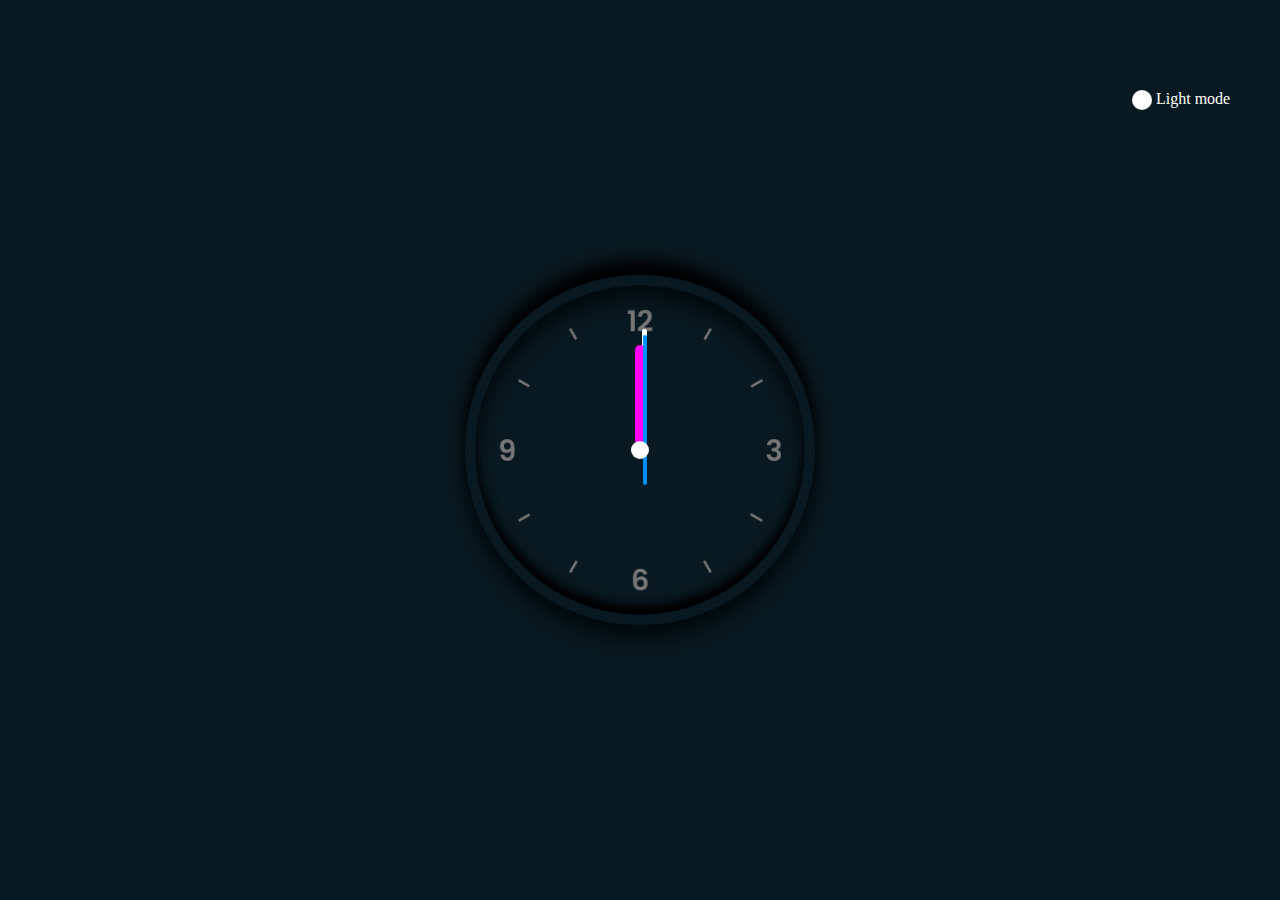
<file: index.html>
<!DOCTYPE html>
<html lang="en">
<head>
    <meta charset="UTF-8">
    <meta name="viewport" content="width=device-width, initial-scale=1.0">
    <link rel="stylesheet" href="clock.css">
    <title>clock</title>
</head>
<body>
    <div class="clock">
        <div class="hour">
            <div class="hr" id='hr'></div>
        </div>
        <div class="minute">
            <div class="min" id="min"></div>
        </div>
        <div class="second">
            <div class="sec" id="sec"></div>
        </div>
    </div>
    <div class="mode" id="mode">

    </div>
</body>
<script src="clock.js"></script>
</html>
</file>
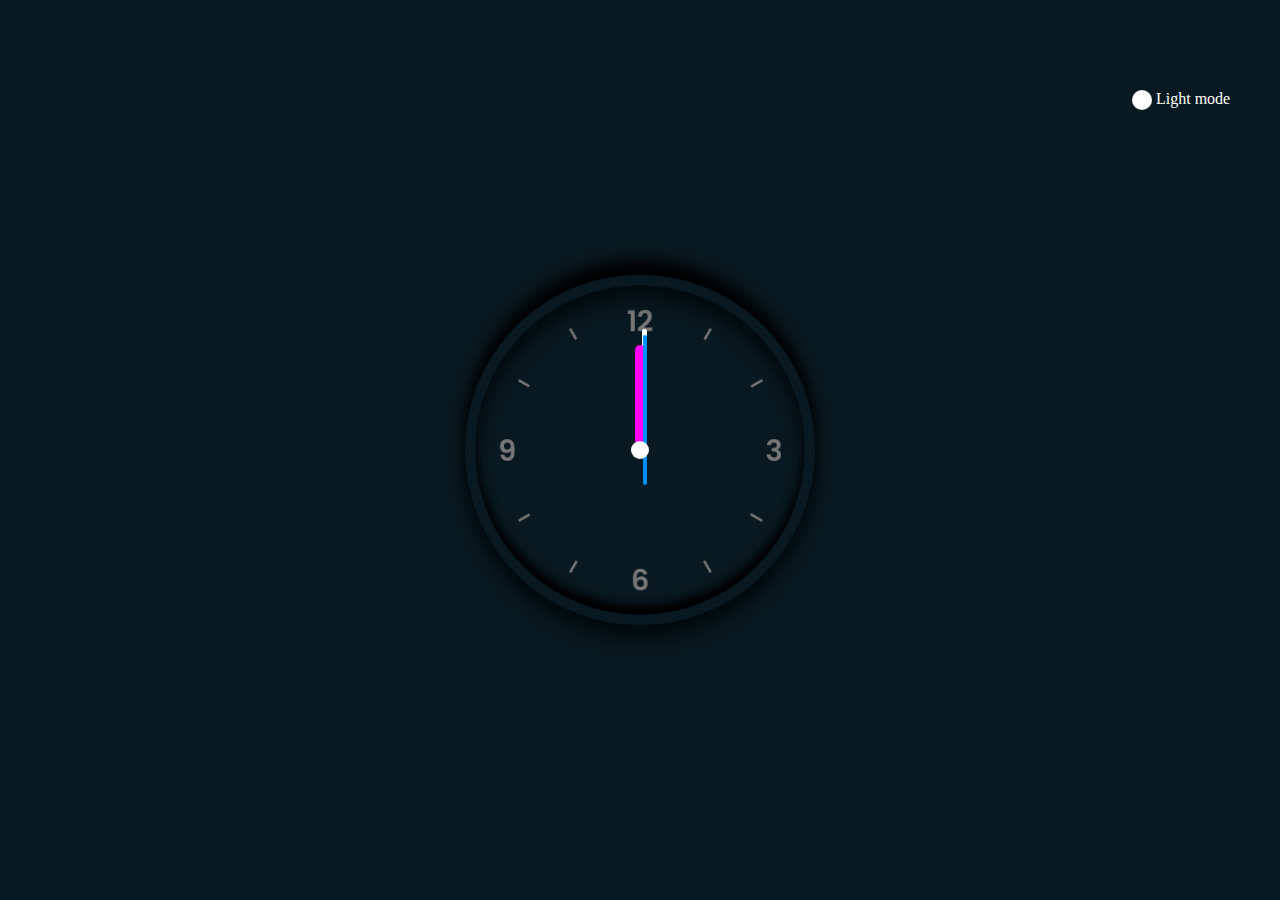
<file: clock.html>
<!DOCTYPE html>
<html lang="en">
<head>
    <meta charset="UTF-8">
    <meta name="viewport" content="width=device-width, initial-scale=1.0">
    <link rel="stylesheet" href="clock.css">
    <title>clock</title>
</head>
<body>
    <div class="clock">
        <div class="hour">
            <div class="hr" id='hr'></div>
        </div>
        <div class="minute">
            <div class="min" id="min"></div>
        </div>
        <div class="second">
            <div class="sec" id="sec"></div>
        </div>
    </div>
    <div class="mode" id="mode">

    </div>
</body>
<script src="clock.js"></script>
</html>
</file>
<file: clock.css>
*{
    margin:0;
    padding:0;
    box-sizing: border-box;
}
body{
    background:#091921;
    display:flex;
    justify-content: center;
    align-items: center;
    min-height: 100vh;
}
body.light{
    background:#d1dae3;
}
.clock{
    position: relative;
    content: '';
    width: 350px;
    height: 350px;
    display: flex;
    justify-content: center;
    align-items: center;
    border-radius: 50%;
    background:  url(clock.png);
    background-size:cover;
    border:10px solid #091921;
    box-shadow: 0px -15px 15px black,
                0px 15px 15px #020b0f,
                inset 0px 15px 15px #020b0f,
                inset 0px -10px 10px black;
}
body.light .clock{
    border:10px solid #cad3dc;
    box-shadow: -8px -8px 15px rgba(255,255,255,.5),
                20px 20px 20px rgba(0,0,0,.3),
                inset -8px -8px 15px rgba(255,255,255,.5),
                inset 20px 20px 20px rgba(0,0,0,.3);
}
.clock:before{
    content: '';
    position: absolute;
    width: 18px;
    height:18px;
    border-radius: 50%;
    background: white;
    z-index:100;
}
body.light .clock::before{
    background: #008eff;   
}
.clock .hour
.clock .minute
.clock .second
{
    
    position: relative;;
}
.clock .hour .hr{
    content: '';
    width:300px;
    height: 300px;
    position: relative;
    display: flex;
    justify-content: center;
}

.clock .hour .hr::before{
    content: '';
    position: absolute;
    width:10px;
    height: 100px;
    background: magenta;
    border-radius: 10px;
    top:15%;
    z-index: 90;
}
.clock .minute .min{
    content: '';
    width:300px;
    height: 300px;
    position: absolute;
    left:6%;
    top:6%;
    display: flex;
    justify-content: center;
    align-items: center;
}

.clock .minute .min::before{
    content: '';
    position: absolute;
    width:5px;
    height: 130px;
    background: white;
    border-radius: 10px;
    top:8%;
    z-index: 50;
}
body.light .clock .minute .min::before{
    background: rgba(0,0,0,.8);
}
.clock .second .sec{
    content: '';
    width:300px;
    height: 300px;
    position: absolute;
    left:6%;
    top:6%;
    display: flex;
    justify-content: center;
    align-items: center;
}
.clock .second .sec::before{
    content: '';
    position: absolute;
    width:4px;
    height: 150px;
    background: #008eff;
    border-radius: 10px;
    top:10%;
    z-index: 99;
}

.mode{
   
    position: absolute;
    top:10%;
    right:10vw;
    background:white;
    width:20px;
    height:20px;
    border-radius:50%;
    color:white;
    font-size: 16px;
    cursor: pointer;
    font-family: consolas;
}
.mode::before{
    content:'Light mode';
    white-space: nowrap;
    position: absolute;
    left:120%;

}
body.light .mode{
    background:black;
    color:black;
}
body.light .mode::before{
    content: 'Dark mode';
}

@media screen and (max-width:800px){
    
.mode{
   
    right:50vw;
    
}

}
</file>
